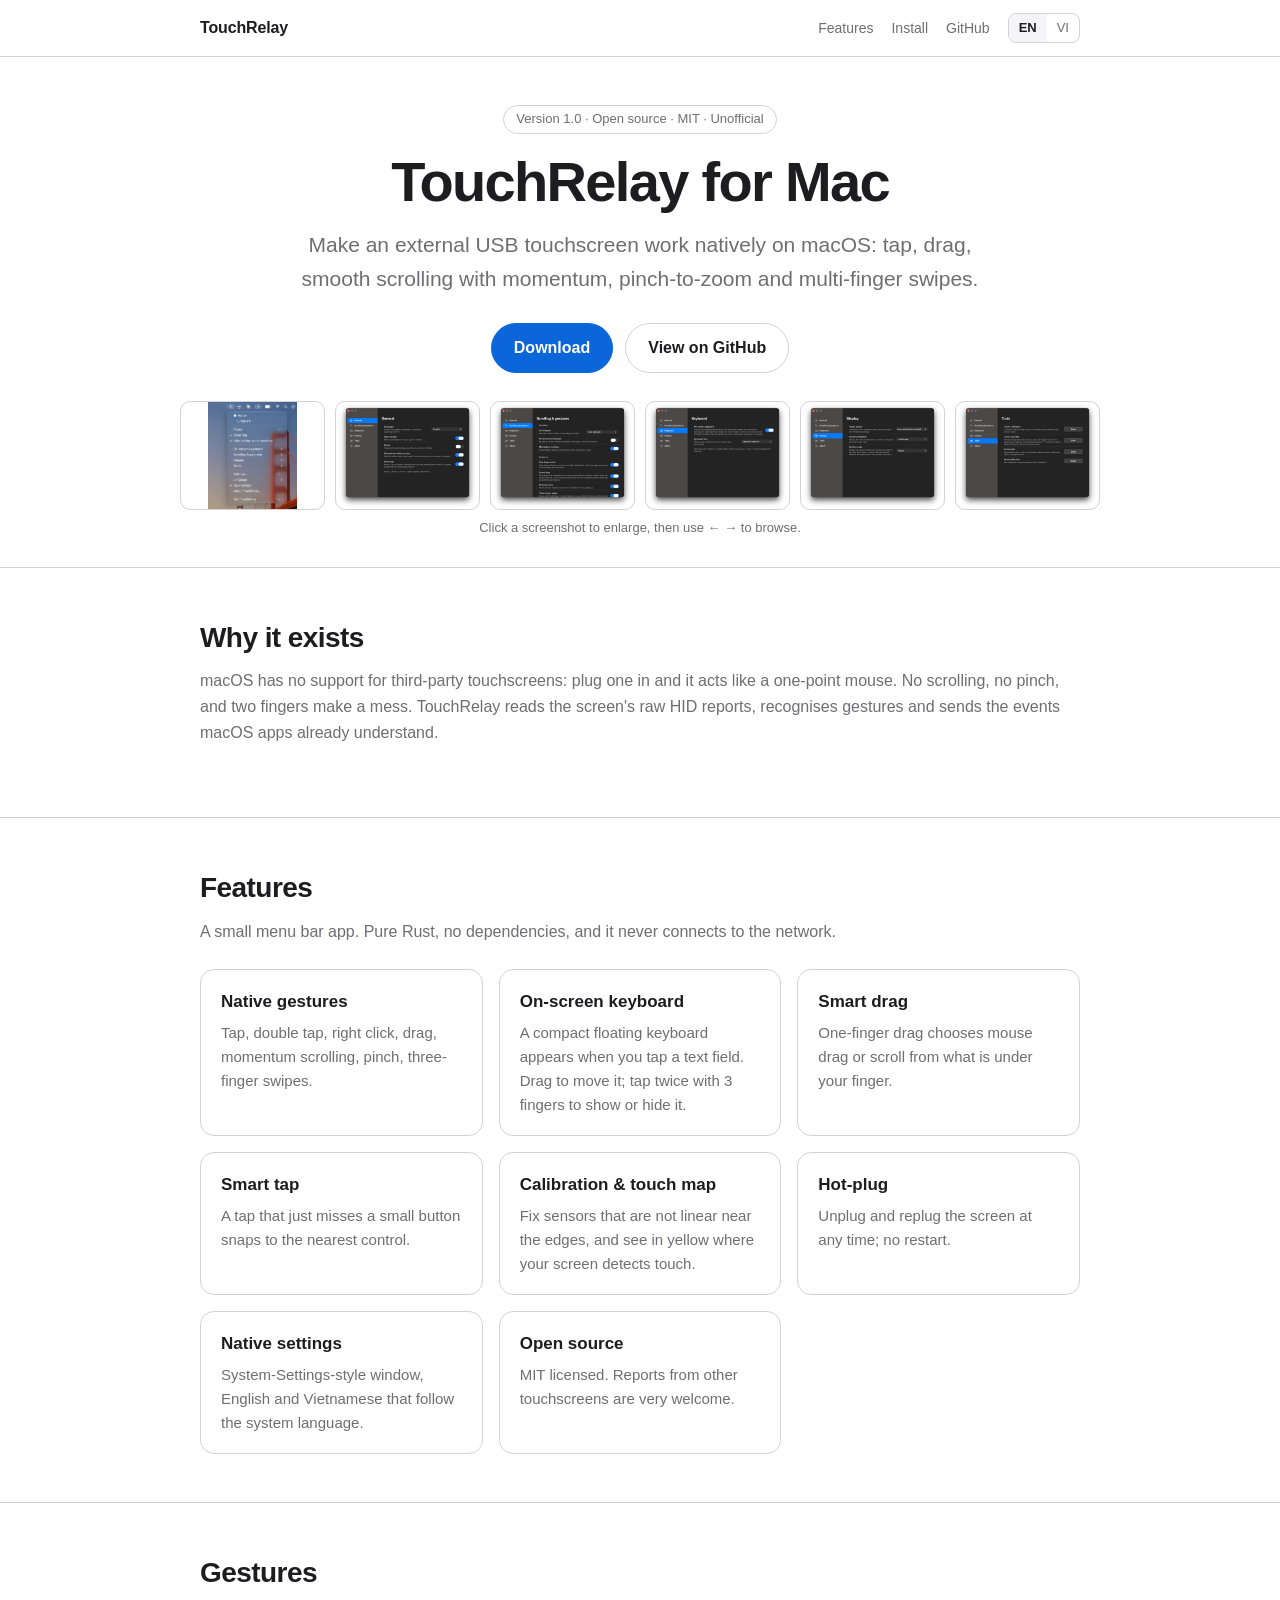
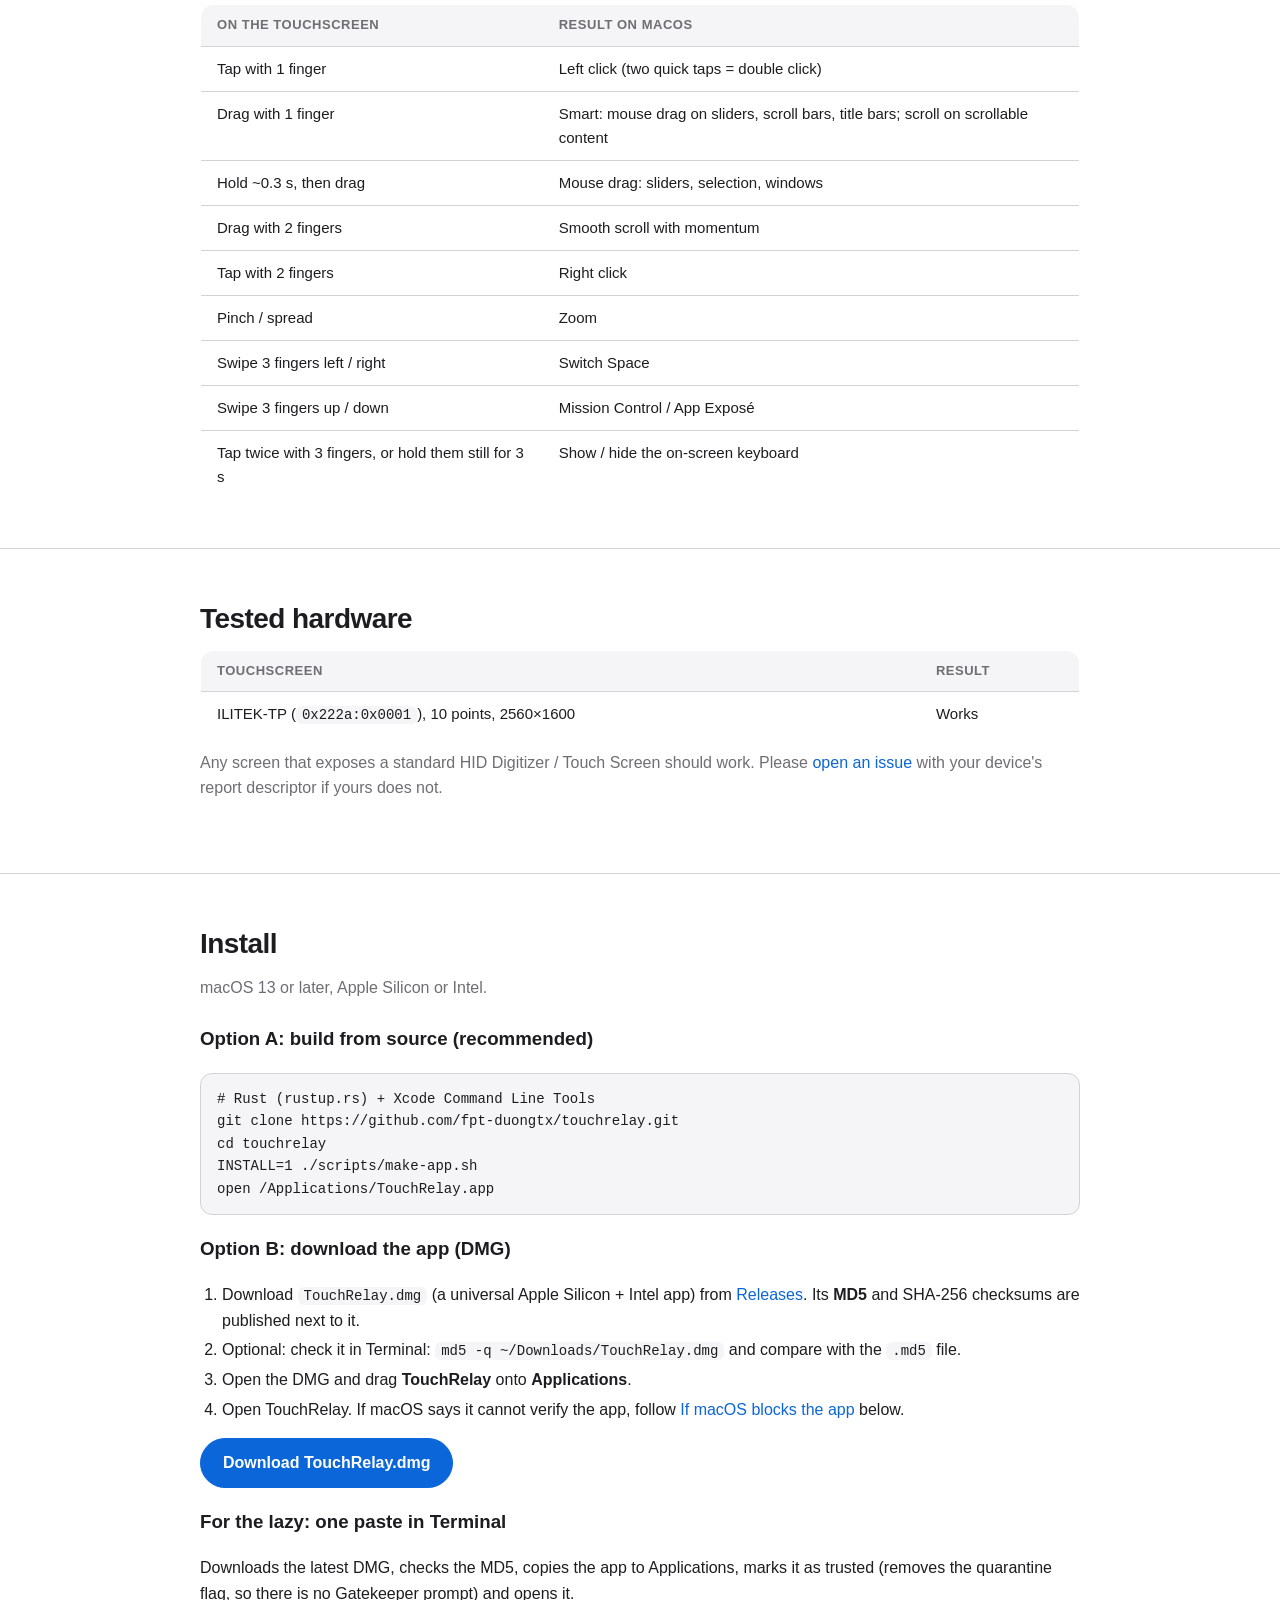
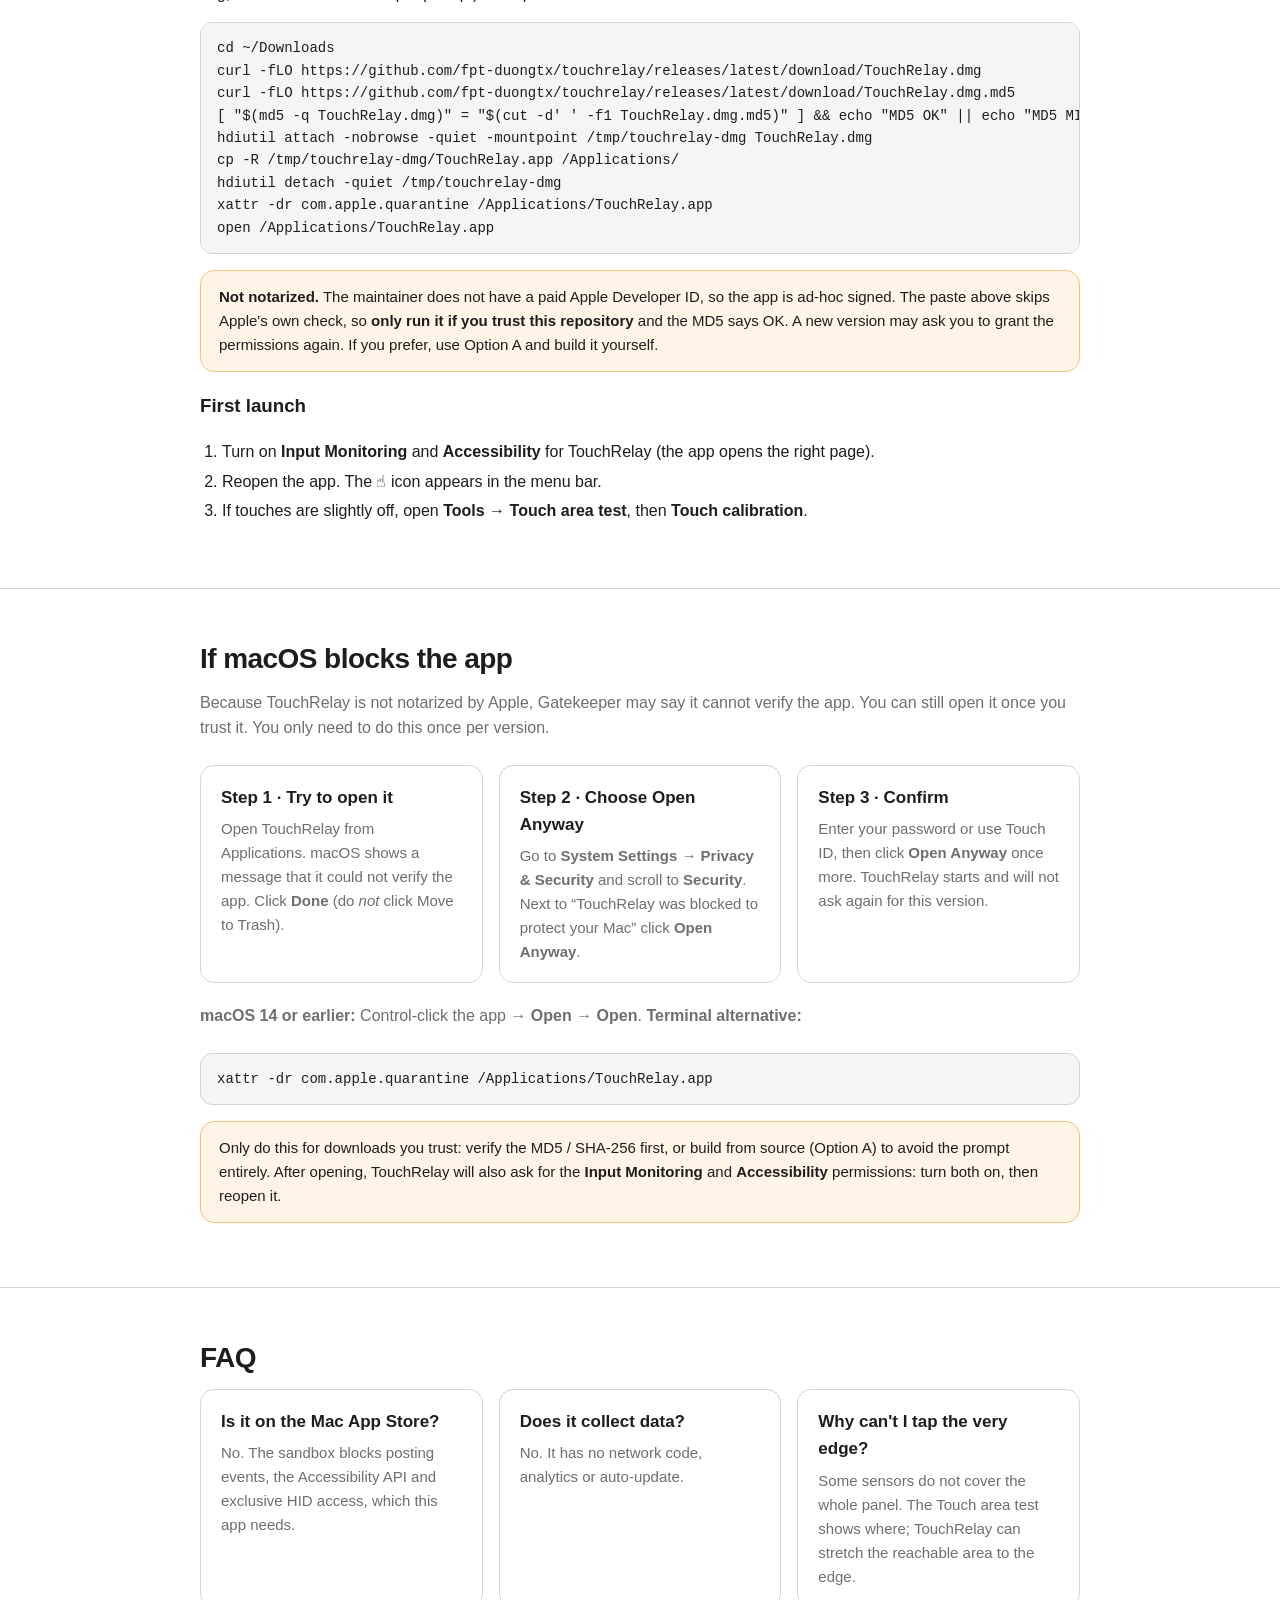
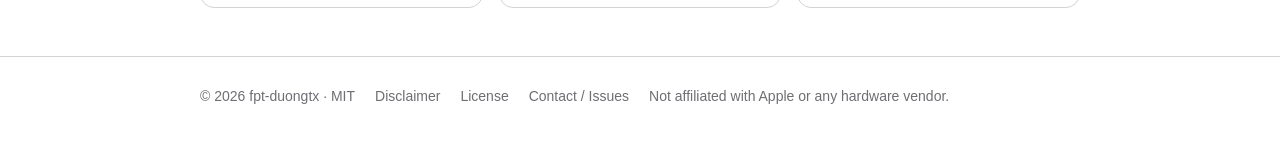
<file: docs/index.html>
<!doctype html>
<html lang="en">
<head>
  <meta charset="utf-8">
  <meta name="viewport" content="width=device-width, initial-scale=1">
  <title>TouchRelay for Mac</title>
  <meta name="description" content="Make an external USB touchscreen work natively on macOS: tap, drag, momentum scrolling, pinch and multi-finger swipes. Open source, pure Rust, no dependencies.">
  <meta property="og:title" content="TouchRelay for Mac">
  <meta property="og:description" content="Make an external USB touchscreen work natively on macOS.">
  <link rel="stylesheet" href="style.css">
  <script src="site.js" defer></script>
</head>
<body>
<header class="top">
  <div class="wrap">
    <a class="brand" href="./">TouchRelay</a>
    <nav>
      <a class="hide-sm" href="#features"><span class="en">Features</span><span class="vi">Tính năng</span></a>
      <a class="hide-sm" href="#install"><span class="en">Install</span><span class="vi">Cài đặt</span></a>
      <a href="https://github.com/fpt-duongtx/touchrelay">GitHub</a>
      <span class="lang" role="group" aria-label="Language">
        <button data-lang="en" aria-pressed="true">EN</button><button data-lang="vi" aria-pressed="false">VI</button>
      </span>
    </nav>
  </div>
</header>

<main>
  <div class="wrap hero">
    <span class="badge"><span class="en">Version 1.0 · Open source · MIT · Unofficial</span><span class="vi">Phiên bản 1.0 · Mã nguồn mở · MIT · Không chính thức</span></span>
    <h1>TouchRelay for Mac</h1>
    <p class="lead">
      <span class="en">Make an external USB touchscreen work natively on macOS: tap, drag, smooth scrolling with momentum, pinch-to-zoom and multi-finger swipes.</span>
      <span class="vi">Giúp màn hình cảm ứng USB rời hoạt động như native trên macOS: chạm, kéo, cuộn mượt có quán tính, pinch-zoom và vuốt nhiều ngón.</span>
    </p>
    <div class="cta">
      <a class="btn primary" href="https://github.com/fpt-duongtx/touchrelay/releases"><span class="en">Download</span><span class="vi">Tải về</span></a>
      <a class="btn" href="https://github.com/fpt-duongtx/touchrelay"><span class="en">View on GitHub</span><span class="vi">Xem trên GitHub</span></a>
    </div>
    <div class="shots" role="list" aria-label="Screenshots">
      <button class="shot" role="listitem" data-full="img/menu.jpg" data-en="Menu bar menu" data-vi="Menu trên thanh menu"><img src="img/menu-sm.jpg" loading="lazy" alt="TouchRelay menu bar menu"></button>
      <button class="shot" role="listitem" data-full="img/general.png" data-en="Settings: General" data-vi="Cài đặt: Chung"><img src="img/general-sm.png" loading="lazy" alt="Settings window, General page"></button>
      <button class="shot" role="listitem" data-full="img/scrolling.png" data-en="Settings: Scrolling &amp; gestures" data-vi="Cài đặt: Cuộn &amp; cử chỉ"><img src="img/scrolling-sm.png" loading="lazy" alt="Settings window, Scrolling and gestures page"></button>
      <button class="shot" role="listitem" data-full="img/keyboard.png" data-en="Settings: On-screen keyboard" data-vi="Cài đặt: Bàn phím ảo"><img src="img/keyboard-sm.png" loading="lazy" alt="Settings window, Keyboard page"></button>
      <button class="shot" role="listitem" data-full="img/display.png" data-en="Settings: Display" data-vi="Cài đặt: Màn hình"><img src="img/display-sm.png" loading="lazy" alt="Settings window, Display page"></button>
      <button class="shot" role="listitem" data-full="img/tools.png" data-en="Settings: Tools" data-vi="Cài đặt: Công cụ"><img src="img/tools-sm.png" loading="lazy" alt="Settings window, Tools page"></button>
    </div>
    <p class="shots-hint"><span class="en">Click a screenshot to enlarge, then use ← → to browse.</span><span class="vi">Bấm vào ảnh để phóng to, rồi dùng ← → để xem tiếp.</span></p>
  </div>

  <section id="why">
    <div class="wrap">
      <h2><span class="en">Why it exists</span><span class="vi">Vì sao cần</span></h2>
      <p class="sub">
        <span class="en">macOS has no support for third-party touchscreens: plug one in and it acts like a one-point mouse. No scrolling, no pinch, and two fingers make a mess. TouchRelay reads the screen's raw HID reports, recognises gestures and sends the events macOS apps already understand.</span>
        <span class="vi">macOS không hỗ trợ màn hình cảm ứng của bên thứ ba: cắm vào chỉ như một con chuột 1 điểm, không cuộn, không pinch, chạm 2 ngón thì loạn. TouchRelay đọc báo cáo HID thô của màn hình, nhận diện cử chỉ và gửi các sự kiện mà app macOS đã hiểu.</span>
      </p>
    </div>
  </section>

  <section id="features">
    <div class="wrap">
      <h2><span class="en">Features</span><span class="vi">Tính năng</span></h2>
      <p class="sub"><span class="en">A small menu bar app. Pure Rust, no dependencies, and it never connects to the network.</span><span class="vi">Một app nhỏ trên thanh menu. Rust thuần, không dependency, không bao giờ kết nối mạng.</span></p>
      <div class="grid">
        <div class="card"><h3><span class="en">Native gestures</span><span class="vi">Cử chỉ như native</span></h3>
          <p><span class="en">Tap, double tap, right click, drag, momentum scrolling, pinch, three-finger swipes.</span><span class="vi">Chạm, chạm đôi, click phải, kéo, cuộn quán tính, pinch, vuốt 3 ngón.</span></p></div>
        <div class="card"><h3><span class="en">On-screen keyboard</span><span class="vi">Bàn phím ảo</span></h3>
          <p><span class="en">A compact floating keyboard appears when you tap a text field. Drag to move it; tap twice with 3 fingers to show or hide it.</span><span class="vi">Bàn phím nổi gọn tự hiện khi chạm vào ô nhập. Kéo để di chuyển; chạm 2 lần bằng 3 ngón để hiện/ẩn.</span></p></div>
        <div class="card"><h3><span class="en">Smart drag</span><span class="vi">Kéo thông minh</span></h3>
          <p><span class="en">One-finger drag chooses mouse drag or scroll from what is under your finger.</span><span class="vi">Kéo 1 ngón tự chọn kéo chuột hay cuộn theo thứ nằm dưới ngón tay.</span></p></div>
        <div class="card"><h3><span class="en">Smart tap</span><span class="vi">Chạm thông minh</span></h3>
          <p><span class="en">A tap that just misses a small button snaps to the nearest control.</span><span class="vi">Chạm trượt một nút nhỏ sẽ tự hút vào điều khiển gần nhất.</span></p></div>
        <div class="card"><h3><span class="en">Calibration &amp; touch map</span><span class="vi">Hiệu chỉnh &amp; bản đồ chạm</span></h3>
          <p><span class="en">Fix sensors that are not linear near the edges, and see in yellow where your screen detects touch.</span><span class="vi">Sửa cảm biến không tuyến tính ở mép, và xem màu vàng nơi màn hình nhận chạm.</span></p></div>
        <div class="card"><h3><span class="en">Hot-plug</span><span class="vi">Cắm/rút nóng</span></h3>
          <p><span class="en">Unplug and replug the screen at any time; no restart.</span><span class="vi">Cắm hoặc rút màn hình lúc nào cũng được, không cần mở lại app.</span></p></div>
        <div class="card"><h3><span class="en">Native settings</span><span class="vi">Cài đặt native</span></h3>
          <p><span class="en">System-Settings-style window, English and Vietnamese that follow the system language.</span><span class="vi">Cửa sổ kiểu System Settings, tiếng Anh và tiếng Việt theo ngôn ngữ hệ thống.</span></p></div>
        <div class="card"><h3><span class="en">Open source</span><span class="vi">Mã nguồn mở</span></h3>
          <p><span class="en">MIT licensed. Reports from other touchscreens are very welcome.</span><span class="vi">Giấy phép MIT. Rất mong báo cáo từ các màn hình cảm ứng khác.</span></p></div>
      </div>
    </div>
  </section>

  <section id="gestures">
    <div class="wrap">
      <h2><span class="en">Gestures</span><span class="vi">Cử chỉ</span></h2>
      <table>
        <thead><tr><th><span class="en">On the touchscreen</span><span class="vi">Trên màn hình cảm ứng</span></th><th><span class="en">Result on macOS</span><span class="vi">Kết quả trên macOS</span></th></tr></thead>
        <tbody>
          <tr><td><span class="en">Tap with 1 finger</span><span class="vi">Chạm 1 ngón</span></td><td><span class="en">Left click (two quick taps = double click)</span><span class="vi">Click trái (chạm nhanh 2 lần = double-click)</span></td></tr>
          <tr><td><span class="en">Drag with 1 finger</span><span class="vi">Kéo 1 ngón</span></td><td><span class="en">Smart: mouse drag on sliders, scroll bars, title bars; scroll on scrollable content</span><span class="vi">Thông minh: kéo chuột trên thanh trượt, thanh cuộn, thanh tiêu đề; cuộn trên nội dung cuộn được</span></td></tr>
          <tr><td><span class="en">Hold ~0.3 s, then drag</span><span class="vi">Giữ yên ~0.3s rồi kéo</span></td><td><span class="en">Mouse drag: sliders, selection, windows</span><span class="vi">Kéo chuột: thanh trượt, chọn chữ, cửa sổ</span></td></tr>
          <tr><td><span class="en">Drag with 2 fingers</span><span class="vi">Kéo 2 ngón</span></td><td><span class="en">Smooth scroll with momentum</span><span class="vi">Cuộn mượt có quán tính</span></td></tr>
          <tr><td><span class="en">Tap with 2 fingers</span><span class="vi">Chạm 2 ngón</span></td><td><span class="en">Right click</span><span class="vi">Click phải</span></td></tr>
          <tr><td><span class="en">Pinch / spread</span><span class="vi">Chụm / xoè</span></td><td><span class="en">Zoom</span><span class="vi">Zoom</span></td></tr>
          <tr><td><span class="en">Swipe 3 fingers left / right</span><span class="vi">Vuốt 3 ngón trái / phải</span></td><td><span class="en">Switch Space</span><span class="vi">Chuyển Space</span></td></tr>
          <tr><td><span class="en">Swipe 3 fingers up / down</span><span class="vi">Vuốt 3 ngón lên / xuống</span></td><td><span class="en">Mission Control / App Exposé</span><span class="vi">Mission Control / App Exposé</span></td></tr>
          <tr><td><span class="en">Tap twice with 3 fingers, or hold them still for 3 s</span><span class="vi">Chạm 2 lần bằng 3 ngón, hoặc giữ yên 3 ngón 3 giây</span></td><td><span class="en">Show / hide the on-screen keyboard</span><span class="vi">Hiện / ẩn bàn phím ảo</span></td></tr>
        </tbody>
      </table>
    </div>
  </section>

  <section id="hardware">
    <div class="wrap">
      <h2><span class="en">Tested hardware</span><span class="vi">Phần cứng đã thử</span></h2>
      <table>
        <thead><tr><th><span class="en">Touchscreen</span><span class="vi">Màn hình cảm ứng</span></th><th><span class="en">Result</span><span class="vi">Kết quả</span></th></tr></thead>
        <tbody><tr><td>ILITEK-TP (<code>0x222a:0x0001</code>), 10 points, 2560×1600</td><td><span class="en">Works</span><span class="vi">Hoạt động</span></td></tr></tbody>
      </table>
      <p class="sub" style="margin-top:12px">
        <span class="en">Any screen that exposes a standard HID Digitizer / Touch Screen should work. Please <a href="https://github.com/fpt-duongtx/touchrelay/issues">open an issue</a> with your device's report descriptor if yours does not.</span>
        <span class="vi">Mọi màn hình dùng chuẩn HID Digitizer / Touch Screen đều nên chạy. Nếu màn hình của bạn không chạy, hãy <a href="https://github.com/fpt-duongtx/touchrelay/issues">mở issue</a> kèm report descriptor của thiết bị.</span>
      </p>
    </div>
  </section>

  <section id="install">
    <div class="wrap">
      <h2><span class="en">Install</span><span class="vi">Cài đặt</span></h2>
      <p class="sub"><span class="en">macOS 13 or later, Apple Silicon or Intel.</span><span class="vi">macOS 13 trở lên, Apple Silicon hoặc Intel.</span></p>

      <h3><span class="en">Option A: build from source (recommended)</span><span class="vi">Cách A: tự build từ mã nguồn (khuyên dùng)</span></h3>
<pre><code># Rust (rustup.rs) + Xcode Command Line Tools
git clone https://github.com/fpt-duongtx/touchrelay.git
cd touchrelay
INSTALL=1 ./scripts/make-app.sh
open /Applications/TouchRelay.app</code></pre>

      <h3><span class="en">Option B: download the app (DMG)</span><span class="vi">Cách B: tải app (DMG)</span></h3>
      <ol>
        <li><span class="en">Download <code>TouchRelay.dmg</code> (a universal Apple Silicon + Intel app) from <a href="https://github.com/fpt-duongtx/touchrelay/releases/latest">Releases</a>. Its <strong>MD5</strong> and SHA-256 checksums are published next to it.</span><span class="vi">Tải <code>TouchRelay.dmg</code> (app universal Apple Silicon + Intel) ở trang <a href="https://github.com/fpt-duongtx/touchrelay/releases/latest">Releases</a>. Mã <strong>MD5</strong> và SHA-256 được đăng ngay cạnh file.</span></li>
        <li><span class="en">Optional: check it in Terminal: <code>md5 -q ~/Downloads/TouchRelay.dmg</code> and compare with the <code>.md5</code> file.</span><span class="vi">Tuỳ chọn: kiểm tra trong Terminal: <code>md5 -q ~/Downloads/TouchRelay.dmg</code> rồi so với file <code>.md5</code>.</span></li>
        <li><span class="en">Open the DMG and drag <strong>TouchRelay</strong> onto <strong>Applications</strong>.</span><span class="vi">Mở file DMG và kéo <strong>TouchRelay</strong> vào <strong>Applications</strong>.</span></li>
        <li><span class="en">Open TouchRelay. If macOS says it cannot verify the app, follow <a href="#gatekeeper">If macOS blocks the app</a> below.</span><span class="vi">Mở TouchRelay. Nếu macOS báo không xác minh được app, làm theo mục <a href="#gatekeeper">Nếu macOS chặn app</a> bên dưới.</span></li>
      </ol>
      <p><a class="btn primary" href="https://github.com/fpt-duongtx/touchrelay/releases/latest"><span class="en">Download TouchRelay.dmg</span><span class="vi">Tải TouchRelay.dmg</span></a></p>

      <h3><span class="en">For the lazy: one paste in Terminal</span><span class="vi">Cho ai lười: dán một lần vào Terminal</span></h3>
      <p>
        <span class="en">Downloads the latest DMG, checks the MD5, copies the app to Applications, marks it as trusted (removes the quarantine flag, so there is no Gatekeeper prompt) and opens it.</span>
        <span class="vi">Tải DMG mới nhất, kiểm tra MD5, chép app vào Applications, đánh dấu tin cậy (gỡ cờ quarantine nên không bị Gatekeeper hỏi) rồi mở app.</span>
      </p>
<pre><code>cd ~/Downloads
curl -fLO https://github.com/fpt-duongtx/touchrelay/releases/latest/download/TouchRelay.dmg
curl -fLO https://github.com/fpt-duongtx/touchrelay/releases/latest/download/TouchRelay.dmg.md5
[ "$(md5 -q TouchRelay.dmg)" = "$(cut -d' ' -f1 TouchRelay.dmg.md5)" ] &amp;&amp; echo "MD5 OK" || echo "MD5 MISMATCH - stop here"
hdiutil attach -nobrowse -quiet -mountpoint /tmp/touchrelay-dmg TouchRelay.dmg
cp -R /tmp/touchrelay-dmg/TouchRelay.app /Applications/
hdiutil detach -quiet /tmp/touchrelay-dmg
xattr -dr com.apple.quarantine /Applications/TouchRelay.app
open /Applications/TouchRelay.app</code></pre>
      <div class="note">
        <span class="en"><strong>Not notarized.</strong> The maintainer does not have a paid Apple Developer ID, so the app is ad-hoc signed. The paste above skips Apple's own check, so <strong>only run it if you trust this repository</strong> and the MD5 says OK. A new version may ask you to grant the permissions again. If you prefer, use Option A and build it yourself.</span>
        <span class="vi"><strong>Chưa notarize.</strong> Người duy trì không có Apple Developer ID trả phí nên app chỉ ký ad-hoc. Đoạn lệnh trên bỏ qua bước kiểm tra của Apple, nên <strong>chỉ chạy khi bạn tin repository này</strong> và MD5 báo OK. Phiên bản mới có thể yêu cầu cấp lại quyền. Nếu muốn chắc chắn, hãy dùng cách A để tự build.</span>
      </div>

      <h3><span class="en">First launch</span><span class="vi">Lần đầu mở</span></h3>
      <ol>
        <li><span class="en">Turn on <strong>Input Monitoring</strong> and <strong>Accessibility</strong> for TouchRelay (the app opens the right page).</span><span class="vi">Bật <strong>Input Monitoring</strong> và <strong>Accessibility</strong> cho TouchRelay (app tự mở đúng trang).</span></li>
        <li><span class="en">Reopen the app. The ☝︎ icon appears in the menu bar.</span><span class="vi">Mở lại app. Icon ☝︎ hiện trên thanh menu.</span></li>
        <li><span class="en">If touches are slightly off, open <strong>Tools → Touch area test</strong>, then <strong>Touch calibration</strong>.</span><span class="vi">Nếu chạm hơi lệch, mở <strong>Công cụ → Kiểm tra vùng chạm</strong>, rồi <strong>Hiệu chỉnh vị trí chạm</strong>.</span></li>
      </ol>
    </div>
  </section>

  <section id="gatekeeper">
    <div class="wrap">
      <h2><span class="en">If macOS blocks the app</span><span class="vi">Nếu macOS chặn app</span></h2>
      <p class="sub"><span class="en">Because TouchRelay is not notarized by Apple, Gatekeeper may say it cannot verify the app. You can still open it once you trust it. You only need to do this once per version.</span><span class="vi">Vì TouchRelay chưa được Apple notarize, Gatekeeper có thể báo không xác minh được app. Bạn vẫn mở được khi đã tin nguồn tải. Chỉ cần làm một lần cho mỗi phiên bản.</span></p>
      <div class="grid">
        <div class="card"><h3><span class="en">Step 1 · Try to open it</span><span class="vi">Bước 1 · Thử mở app</span></h3>
          <p><span class="en">Open TouchRelay from Applications. macOS shows a message that it could not verify the app. Click <strong>Done</strong> (do <em>not</em> click Move to Trash).</span><span class="vi">Mở TouchRelay trong Applications. macOS hiện thông báo không xác minh được app. Bấm <strong>Done</strong> (<em>đừng</em> bấm Move to Trash).</span></p></div>
        <div class="card"><h3><span class="en">Step 2 · Choose Open Anyway</span><span class="vi">Bước 2 · Chọn Open Anyway</span></h3>
          <p><span class="en">Go to <strong> System Settings → Privacy &amp; Security</strong> and scroll to <strong>Security</strong>. Next to “TouchRelay was blocked to protect your Mac” click <strong>Open Anyway</strong>.</span><span class="vi">Vào <strong>System Settings → Privacy &amp; Security</strong>, cuộn xuống mục <strong>Security</strong>. Cạnh dòng “TouchRelay was blocked to protect your Mac” bấm <strong>Open Anyway</strong> (tên nút theo ngôn ngữ hệ thống).</span></p></div>
        <div class="card"><h3><span class="en">Step 3 · Confirm</span><span class="vi">Bước 3 · Xác nhận</span></h3>
          <p><span class="en">Enter your password or use Touch ID, then click <strong>Open Anyway</strong> once more. TouchRelay starts and will not ask again for this version.</span><span class="vi">Nhập mật khẩu hoặc dùng Touch ID, rồi bấm <strong>Open Anyway</strong> thêm lần nữa. TouchRelay sẽ mở và không hỏi lại với phiên bản này.</span></p></div>
      </div>
      <p class="sub" style="margin-top:20px">
        <span class="en"><strong>macOS 14 or earlier:</strong> Control-click the app → <strong>Open</strong> → <strong>Open</strong>. <strong>Terminal alternative:</strong></span>
        <span class="vi"><strong>macOS 14 trở xuống:</strong> Control-click vào app → <strong>Open</strong> → <strong>Open</strong>. <strong>Hoặc dùng Terminal:</strong></span>
      </p>
<pre><code>xattr -dr com.apple.quarantine /Applications/TouchRelay.app</code></pre>
      <div class="note">
        <span class="en">Only do this for downloads you trust: verify the MD5 / SHA-256 first, or build from source (Option A) to avoid the prompt entirely. After opening, TouchRelay will also ask for the <strong>Input Monitoring</strong> and <strong>Accessibility</strong> permissions: turn both on, then reopen it.</span>
        <span class="vi">Chỉ làm vậy với file bạn tin: hãy kiểm tra MD5 / SHA-256 trước, hoặc tự build từ mã nguồn (cách A) để không bị hỏi. Sau khi mở, TouchRelay còn xin hai quyền <strong>Input Monitoring</strong> và <strong>Accessibility</strong>: bật cả hai rồi mở lại app.</span>
      </div>
    </div>
  </section>

  <section id="faq">
    <div class="wrap">
      <h2>FAQ</h2>
      <div class="grid">
        <div class="card"><h3><span class="en">Is it on the Mac App Store?</span><span class="vi">Có trên Mac App Store không?</span></h3>
          <p><span class="en">No. The sandbox blocks posting events, the Accessibility API and exclusive HID access, which this app needs.</span><span class="vi">Không. Sandbox chặn phát sự kiện, Accessibility API và chiếm độc quyền HID, những thứ app cần.</span></p></div>
        <div class="card"><h3><span class="en">Does it collect data?</span><span class="vi">Có thu thập dữ liệu không?</span></h3>
          <p><span class="en">No. It has no network code, analytics or auto-update.</span><span class="vi">Không. App không có mã mạng, phân tích hay tự cập nhật.</span></p></div>
        <div class="card"><h3><span class="en">Why can't I tap the very edge?</span><span class="vi">Vì sao không chạm được sát mép?</span></h3>
          <p><span class="en">Some sensors do not cover the whole panel. The Touch area test shows where; TouchRelay can stretch the reachable area to the edge.</span><span class="vi">Một số cảm biến không phủ hết tấm nền. Kiểm tra vùng chạm cho thấy chỗ nào; TouchRelay có thể kéo vùng chạm được ra tới mép.</span></p></div>
      </div>
    </div>
  </section>
</main>

<footer>
  <div class="wrap">
    <span>© 2026 fpt-duongtx · MIT</span>
    <a href="disclaimer.html"><span class="en">Disclaimer</span><span class="vi">Miễn trừ trách nhiệm</span></a>
    <a href="https://github.com/fpt-duongtx/touchrelay/blob/main/LICENSE">License</a>
    <a href="https://github.com/fpt-duongtx/touchrelay/issues"><span class="en">Contact / Issues</span><span class="vi">Liên hệ / Issues</span></a>
    <span><span class="en">Not affiliated with Apple or any hardware vendor.</span><span class="vi">Không liên kết với Apple hay hãng phần cứng nào.</span></span>
  </div>
</footer>
<dialog id="lightbox" aria-label="Screenshot">
  <figure>
    <img id="lightbox-img" alt="">
    <figcaption><span id="lightbox-cap"></span> <span id="lightbox-count"></span></figcaption>
  </figure>
  <button id="lightbox-close" aria-label="Close">×</button>
  <button id="lightbox-prev" class="lb-nav" aria-label="Previous">‹</button>
  <button id="lightbox-next" class="lb-nav" aria-label="Next">›</button>
</dialog>
</body>
</html>
</file>
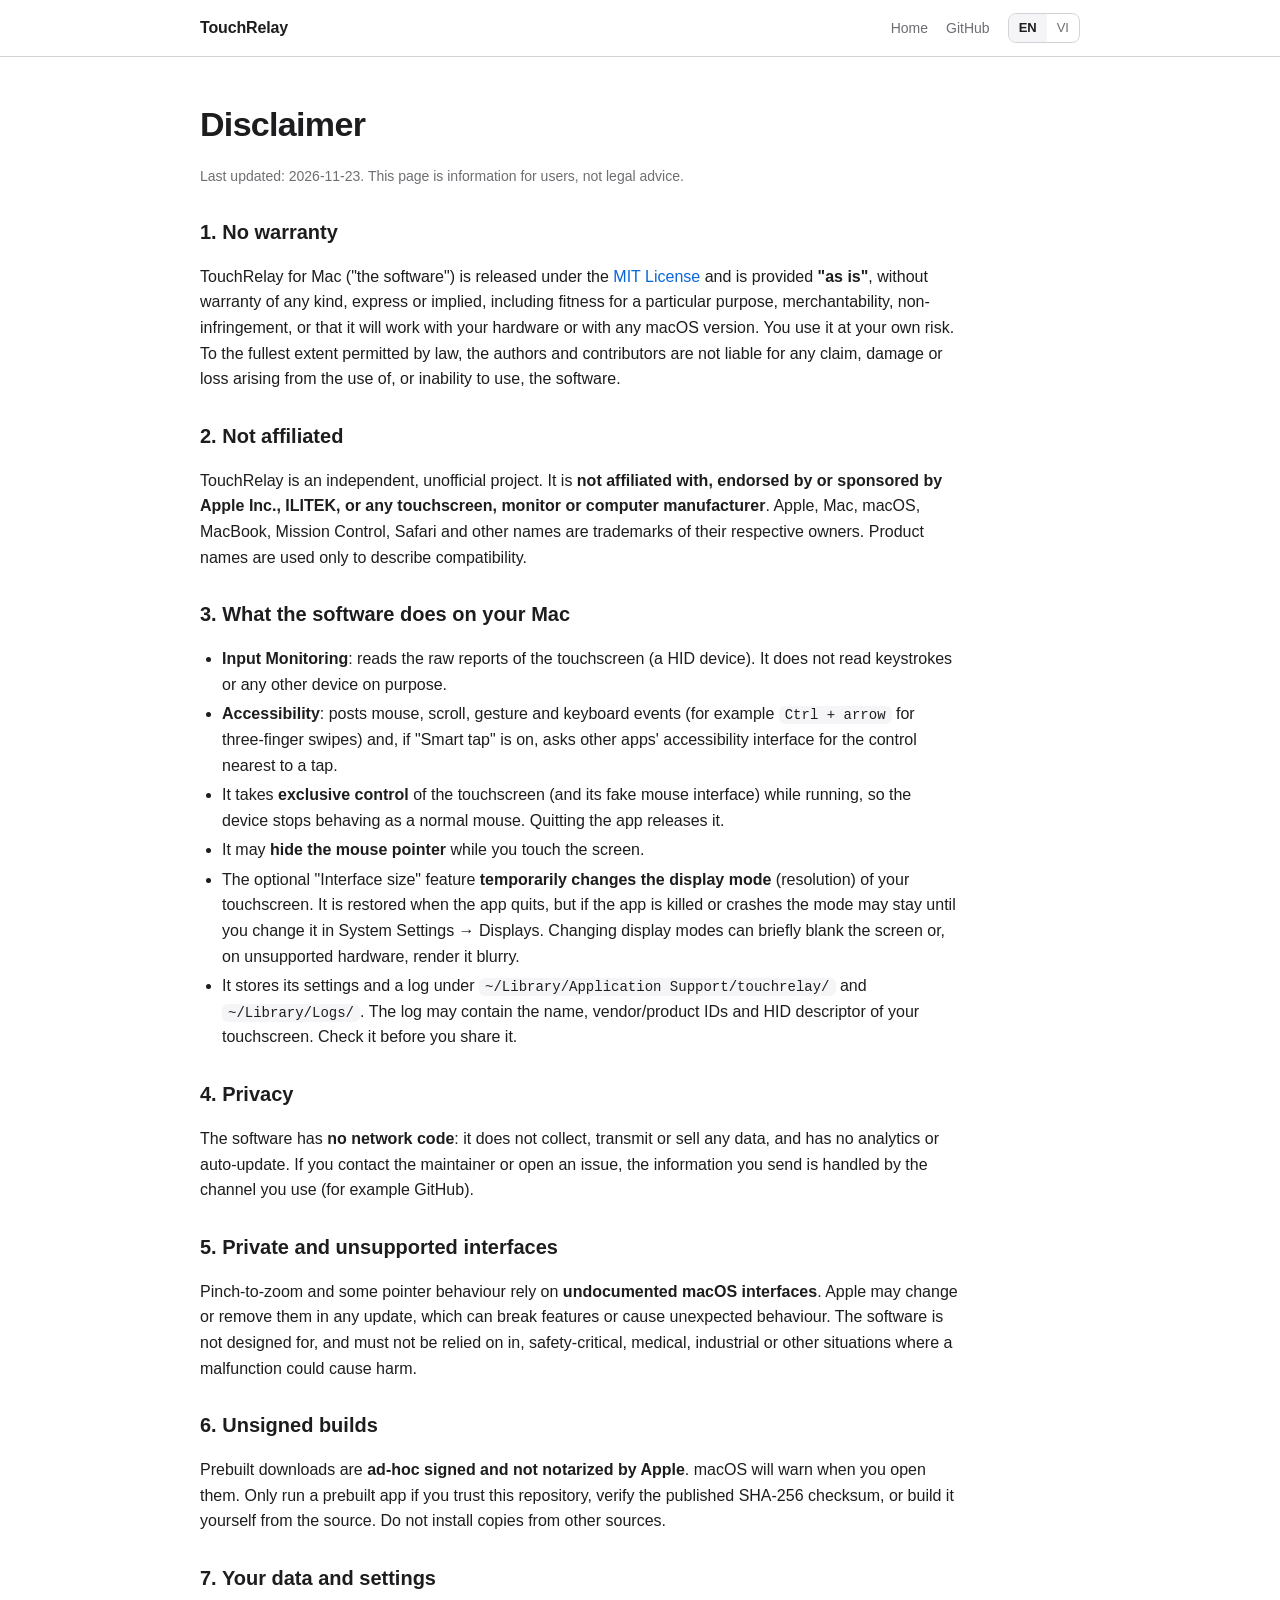
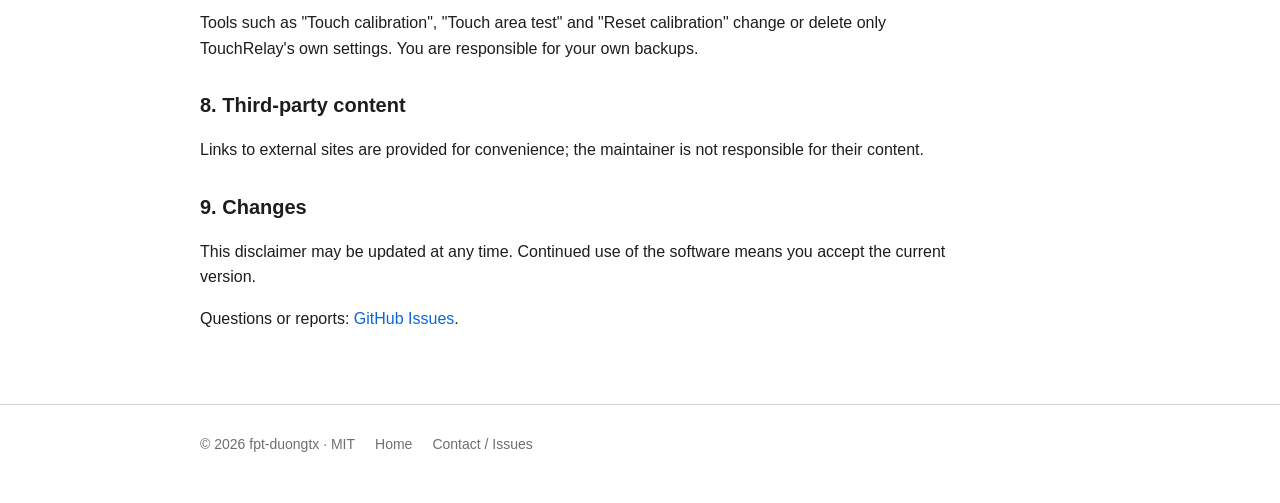
<file: docs/disclaimer.html>
<!doctype html>
<html lang="en">
<head>
  <meta charset="utf-8">
  <meta name="viewport" content="width=device-width, initial-scale=1">
  <title>Disclaimer · TouchRelay for Mac</title>
  <meta name="description" content="Disclaimer and terms of use for TouchRelay for Mac.">
  <link rel="stylesheet" href="style.css">
  <script src="site.js" defer></script>
</head>
<body>
<header class="top">
  <div class="wrap">
    <a class="brand" href="./">TouchRelay</a>
    <nav>
      <a href="./"><span class="en">Home</span><span class="vi">Trang chủ</span></a>
      <a href="https://github.com/fpt-duongtx/touchrelay">GitHub</a>
      <span class="lang" role="group" aria-label="Language">
        <button data-lang="en" aria-pressed="true">EN</button><button data-lang="vi" aria-pressed="false">VI</button>
      </span>
    </nav>
  </div>
</header>

<main class="wrap">
<article>
  <h1><span class="en">Disclaimer</span><span class="vi">Miễn trừ trách nhiệm</span></h1>
  <p class="meta"><span class="en">Last updated: 2026-11-23. This page is information for users, not legal advice.</span><span class="vi">Cập nhật lần cuối: 23/11/2026. Trang này là thông tin cho người dùng, không phải tư vấn pháp lý.</span></p>

  <div class="en">
    <h2>1. No warranty</h2>
    <p>TouchRelay for Mac ("the software") is released under the <a href="https://github.com/fpt-duongtx/touchrelay/blob/main/LICENSE">MIT License</a> and is provided <strong>"as is"</strong>, without warranty of any kind, express or implied, including fitness for a particular purpose, merchantability, non-infringement, or that it will work with your hardware or with any macOS version. You use it at your own risk. To the fullest extent permitted by law, the authors and contributors are not liable for any claim, damage or loss arising from the use of, or inability to use, the software.</p>

    <h2>2. Not affiliated</h2>
    <p>TouchRelay is an independent, unofficial project. It is <strong>not affiliated with, endorsed by or sponsored by Apple Inc., ILITEK, or any touchscreen, monitor or computer manufacturer</strong>. Apple, Mac, macOS, MacBook, Mission Control, Safari and other names are trademarks of their respective owners. Product names are used only to describe compatibility.</p>

    <h2>3. What the software does on your Mac</h2>
    <ul>
      <li><strong>Input Monitoring</strong>: reads the raw reports of the touchscreen (a HID device). It does not read keystrokes or any other device on purpose.</li>
      <li><strong>Accessibility</strong>: posts mouse, scroll, gesture and keyboard events (for example <code>Ctrl + arrow</code> for three-finger swipes) and, if "Smart tap" is on, asks other apps' accessibility interface for the control nearest to a tap.</li>
      <li>It takes <strong>exclusive control</strong> of the touchscreen (and its fake mouse interface) while running, so the device stops behaving as a normal mouse. Quitting the app releases it.</li>
      <li>It may <strong>hide the mouse pointer</strong> while you touch the screen.</li>
      <li>The optional "Interface size" feature <strong>temporarily changes the display mode</strong> (resolution) of your touchscreen. It is restored when the app quits, but if the app is killed or crashes the mode may stay until you change it in System Settings → Displays. Changing display modes can briefly blank the screen or, on unsupported hardware, render it blurry.</li>
      <li>It stores its settings and a log under <code>~/Library/Application Support/touchrelay/</code> and <code>~/Library/Logs/</code>. The log may contain the name, vendor/product IDs and HID descriptor of your touchscreen. Check it before you share it.</li>
    </ul>

    <h2>4. Privacy</h2>
    <p>The software has <strong>no network code</strong>: it does not collect, transmit or sell any data, and has no analytics or auto-update. If you contact the maintainer or open an issue, the information you send is handled by the channel you use (for example GitHub).</p>

    <h2>5. Private and unsupported interfaces</h2>
    <p>Pinch-to-zoom and some pointer behaviour rely on <strong>undocumented macOS interfaces</strong>. Apple may change or remove them in any update, which can break features or cause unexpected behaviour. The software is not designed for, and must not be relied on in, safety-critical, medical, industrial or other situations where a malfunction could cause harm.</p>

    <h2>6. Unsigned builds</h2>
    <p>Prebuilt downloads are <strong>ad-hoc signed and not notarized by Apple</strong>. macOS will warn when you open them. Only run a prebuilt app if you trust this repository, verify the published SHA-256 checksum, or build it yourself from the source. Do not install copies from other sources.</p>

    <h2>7. Your data and settings</h2>
    <p>Tools such as "Touch calibration", "Touch area test" and "Reset calibration" change or delete only TouchRelay's own settings. You are responsible for your own backups.</p>

    <h2>8. Third-party content</h2>
    <p>Links to external sites are provided for convenience; the maintainer is not responsible for their content.</p>

    <h2>9. Changes</h2>
    <p>This disclaimer may be updated at any time. Continued use of the software means you accept the current version.</p>

    <p>Questions or reports: <a href="https://github.com/fpt-duongtx/touchrelay/issues">GitHub Issues</a>.</p>
  </div>

  <div class="vi">
    <h2>1. Không bảo hành</h2>
    <p>TouchRelay for Mac ("phần mềm") được phát hành theo <a href="https://github.com/fpt-duongtx/touchrelay/blob/main/LICENSE">giấy phép MIT</a> và được cung cấp <strong>"nguyên trạng"</strong>, không có bất kỳ bảo đảm nào, rõ ràng hay ngầm định, gồm cả việc phù hợp cho một mục đích cụ thể, khả năng thương mại, không vi phạm quyền, hoặc việc phần mềm sẽ chạy với phần cứng hay phiên bản macOS của bạn. Bạn tự chịu rủi ro khi sử dụng. Trong phạm vi pháp luật cho phép, tác giả và người đóng góp không chịu trách nhiệm về bất kỳ khiếu nại, thiệt hại hay mất mát nào phát sinh từ việc dùng hoặc không dùng được phần mềm.</p>

    <h2>2. Không liên kết</h2>
    <p>TouchRelay là dự án độc lập, không chính thức. <strong>Không liên kết, không được bảo trợ hay xác nhận bởi Apple Inc., ILITEK hay bất kỳ nhà sản xuất màn hình cảm ứng, màn hình hoặc máy tính nào.</strong> Apple, Mac, macOS, MacBook, Mission Control, Safari và các tên khác là nhãn hiệu của chủ sở hữu tương ứng. Tên sản phẩm chỉ dùng để mô tả khả năng tương thích.</p>

    <h2>3. Phần mềm làm gì trên máy của bạn</h2>
    <ul>
      <li><strong>Input Monitoring</strong>: đọc báo cáo thô của màn hình cảm ứng (một thiết bị HID). Phần mềm không chủ ý đọc phím gõ hay thiết bị nào khác.</li>
      <li><strong>Accessibility</strong>: phát sự kiện chuột, cuộn, cử chỉ và bàn phím (ví dụ <code>Ctrl + mũi tên</code> cho vuốt 3 ngón), và nếu bật "Chạm thông minh" thì hỏi giao diện trợ năng của app khác để tìm điều khiển gần điểm chạm nhất.</li>
      <li>Khi chạy, nó <strong>chiếm quyền điều khiển độc quyền</strong> màn hình cảm ứng (và giao diện chuột giả lập của nó), nên thiết bị không còn hoạt động như chuột thông thường. Thoát app là nhả ra.</li>
      <li>Nó có thể <strong>ẩn con trỏ chuột</strong> khi bạn chạm vào màn hình.</li>
      <li>Tính năng tuỳ chọn "Cỡ giao diện" <strong>tạm đổi chế độ hiển thị</strong> (độ phân giải) của màn hình cảm ứng. Chế độ này được khôi phục khi thoát app, nhưng nếu app bị tắt đột ngột hoặc lỗi, chế độ có thể giữ nguyên cho đến khi bạn đổi lại ở System Settings → Displays. Đổi chế độ hiển thị có thể làm màn hình tối tạm thời, hoặc bị mờ trên phần cứng không hỗ trợ.</li>
      <li>Phần mềm lưu cài đặt và log trong <code>~/Library/Application Support/touchrelay/</code> và <code>~/Library/Logs/</code>. Log có thể chứa tên, mã nhà sản xuất/sản phẩm và HID descriptor của màn hình cảm ứng; hãy kiểm tra trước khi chia sẻ.</li>
    </ul>

    <h2>4. Quyền riêng tư</h2>
    <p>Phần mềm <strong>không có mã kết nối mạng</strong>: không thu thập, gửi hay bán dữ liệu, không có phân tích hay tự cập nhật. Khi bạn liên hệ hoặc mở issue, thông tin bạn gửi do kênh bạn dùng xử lý (ví dụ GitHub).</p>

    <h2>5. Giao diện riêng, không được hỗ trợ</h2>
    <p>Pinch-zoom và một số hành vi con trỏ dựa trên <strong>giao diện macOS không có tài liệu</strong>. Apple có thể đổi hoặc gỡ chúng trong bất kỳ bản cập nhật nào, làm tính năng hỏng hoặc hoạt động bất ngờ. Phần mềm không được thiết kế cho, và không nên dựa vào trong, các tình huống đòi hỏi an toàn, y tế, công nghiệp hay nơi sự cố có thể gây hại.</p>

    <h2>6. Bản build chưa ký</h2>
    <p>Các bản tải sẵn được <strong>ký ad-hoc và chưa được Apple notarize</strong>; macOS sẽ cảnh báo khi mở. Chỉ chạy bản tải sẵn nếu bạn tin repository này, đã kiểm tra mã SHA-256 được công bố, hoặc tự build từ mã nguồn. Không cài các bản sao từ nguồn khác.</p>

    <h2>7. Dữ liệu và cài đặt của bạn</h2>
    <p>Các công cụ như "Hiệu chỉnh vị trí chạm", "Kiểm tra vùng chạm" và "Đặt lại hiệu chỉnh" chỉ thay đổi hoặc xoá cài đặt của chính TouchRelay. Bạn tự chịu trách nhiệm sao lưu dữ liệu của mình.</p>

    <h2>8. Nội dung bên thứ ba</h2>
    <p>Liên kết đến trang ngoài chỉ để thuận tiện; người duy trì không chịu trách nhiệm về nội dung của các trang đó.</p>

    <h2>9. Thay đổi</h2>
    <p>Miễn trừ này có thể được cập nhật bất kỳ lúc nào. Tiếp tục sử dụng phần mềm nghĩa là bạn chấp nhận phiên bản hiện hành.</p>

    <p>Câu hỏi hoặc báo lỗi: <a href="https://github.com/fpt-duongtx/touchrelay/issues">GitHub Issues</a>.</p>
  </div>
</article>
</main>

<footer>
  <div class="wrap">
    <span>© 2026 fpt-duongtx · MIT</span>
    <a href="./"><span class="en">Home</span><span class="vi">Trang chủ</span></a>
    <a href="https://github.com/fpt-duongtx/touchrelay/issues"><span class="en">Contact / Issues</span><span class="vi">Liên hệ / Issues</span></a>
  </div>
</footer>
</body>
</html>
</file>
<file: docs/style.css>
:root {
  --bg: #ffffff;
  --bg-soft: #f5f5f7;
  --fg: #1d1d1f;
  --fg-soft: #6e6e73;
  --line: #d2d2d7;
  --accent: #0a66d9;
  --accent-fg: #ffffff;
  --card: #ffffff;
  --warn-bg: #fff4e5;
  --warn-line: #f5c27a;
  --radius: 14px;
  --max: 920px;
}

@media (prefers-color-scheme: dark) {
  :root:not([data-theme="light"]) {
    --bg: #0b0b0d;
    --bg-soft: #161618;
    --fg: #f5f5f7;
    --fg-soft: #a1a1a6;
    --line: #2c2c2e;
    --accent: #4da3ff;
    --accent-fg: #0b0b0d;
    --card: #1c1c1e;
    --warn-bg: #2b2112;
    --warn-line: #7a5a1f;
  }
}

* { box-sizing: border-box; }
html { -webkit-text-size-adjust: 100%; }

body {
  margin: 0;
  background: var(--bg);
  color: var(--fg);
  font: 16px/1.6 -apple-system, BlinkMacSystemFont, "SF Pro Text", "Segoe UI", Roboto, Helvetica, Arial, sans-serif;
}

a { color: var(--accent); text-decoration: none; }
a:hover { text-decoration: underline; }

.wrap { max-width: var(--max); margin: 0 auto; padding: 0 20px; }

/* Language: show only the active language */
html[lang="vi"] .en { display: none !important; }
html[lang="en"] .vi { display: none !important; }

header.top {
  position: sticky;
  top: 0;
  z-index: 10;
  background: color-mix(in srgb, var(--bg) 85%, transparent);
  backdrop-filter: saturate(180%) blur(16px);
  -webkit-backdrop-filter: saturate(180%) blur(16px);
  border-bottom: 1px solid var(--line);
}
header.top .wrap { display: flex; align-items: center; gap: 16px; height: 56px; }
header.top .brand { font-weight: 650; color: var(--fg); letter-spacing: -0.01em; }
header.top nav { display: flex; gap: 18px; margin-left: auto; align-items: center; font-size: 14px; }
header.top nav a { color: var(--fg-soft); }
header.top nav a:hover { color: var(--fg); text-decoration: none; }

.lang { display: inline-flex; border: 1px solid var(--line); border-radius: 8px; overflow: hidden; }
.lang button {
  appearance: none; border: 0; background: transparent; color: var(--fg-soft);
  font: inherit; font-size: 13px; padding: 4px 10px; cursor: pointer;
}
.lang button[aria-pressed="true"] { background: var(--bg-soft); color: var(--fg); font-weight: 600; }

.hero { padding: 48px 0 28px; text-align: center; }
.hero h1 { font-size: clamp(34px, 6vw, 56px); line-height: 1.08; letter-spacing: -0.03em; margin: 0 0 16px; }
.hero p.lead { font-size: clamp(17px, 2.4vw, 21px); color: var(--fg-soft); max-width: 680px; margin: 0 auto 28px; }
.badge {
  display: inline-block; font-size: 13px; color: var(--fg-soft);
  border: 1px solid var(--line); border-radius: 999px; padding: 3px 12px; margin-bottom: 18px;
}

.cta { display: flex; gap: 12px; justify-content: center; flex-wrap: wrap; }
.btn {
  display: inline-block; padding: 11px 22px; border-radius: 999px; font-weight: 600; font-size: 16px;
  border: 1px solid var(--line); color: var(--fg); background: var(--card);
}
.btn:hover { text-decoration: none; background: var(--bg-soft); }
.btn.primary { background: var(--accent); color: var(--accent-fg); border-color: var(--accent); }
.btn.primary:hover { filter: brightness(1.08); background: var(--accent); }

section { padding: 48px 0; border-top: 1px solid var(--line); }
section h2 { font-size: 28px; letter-spacing: -0.02em; margin: 0 0 8px; }
section p.sub { color: var(--fg-soft); margin: 0 0 24px; }

.grid { display: grid; gap: 16px; grid-template-columns: repeat(auto-fit, minmax(250px, 1fr)); }
.card { background: var(--card); border: 1px solid var(--line); border-radius: var(--radius); padding: 18px 20px; }
.card h3 { margin: 0 0 6px; font-size: 17px; }
.card p { margin: 0; color: var(--fg-soft); font-size: 15px; }

table { width: 100%; border-collapse: collapse; background: var(--card); border: 1px solid var(--line); border-radius: var(--radius); overflow: hidden; font-size: 15px; }
th, td { text-align: left; padding: 10px 16px; border-bottom: 1px solid var(--line); vertical-align: top; }
tr:last-child td { border-bottom: 0; }
th { background: var(--bg-soft); font-weight: 600; font-size: 13px; color: var(--fg-soft); text-transform: uppercase; letter-spacing: 0.04em; }

pre, code { font-family: ui-monospace, "SF Mono", Menlo, Consolas, monospace; font-size: 14px; }
code { background: var(--bg-soft); padding: 1px 6px; border-radius: 6px; }
pre { background: var(--bg-soft); border: 1px solid var(--line); border-radius: 12px; padding: 14px 16px; overflow-x: auto; margin: 12px 0; }
pre code { background: transparent; padding: 0; }

ol, ul { padding-left: 22px; }
li { margin: 4px 0; }

.note { background: var(--warn-bg); border: 1px solid var(--warn-line); border-radius: var(--radius); padding: 14px 18px; margin: 16px 0; font-size: 15px; }

footer { border-top: 1px solid var(--line); padding: 28px 0 48px; color: var(--fg-soft); font-size: 14px; }
footer .wrap { display: flex; flex-wrap: wrap; gap: 8px 20px; }
footer a { color: var(--fg-soft); }

/* Document pages (disclaimer) */
article { padding: 40px 0 56px; max-width: 760px; }
article h1 { font-size: 34px; letter-spacing: -0.02em; margin: 0 0 8px; }
article h2 { font-size: 20px; margin: 28px 0 6px; }
article p, article li { color: var(--fg); }
article .meta { color: var(--fg-soft); font-size: 14px; margin-bottom: 24px; }

@media (max-width: 560px) {
  header.top nav .hide-sm { display: none; }
  .hero { padding: 48px 0 36px; }
}

/* Screenshot grid in the hero */
.shots {
  display: grid; grid-template-columns: repeat(6, 1fr); gap: 10px; margin: 28px auto 0; max-width: 980px;
}
.shot {
  appearance: none; border: 1px solid var(--line); background: var(--card); padding: 0; cursor: zoom-in;
  border-radius: 10px; overflow: hidden; aspect-ratio: 4 / 3; display: flex; align-items: center; justify-content: center;
  transition: transform .15s ease, box-shadow .15s ease;
}
.shot img { display: block; width: 100%; height: 100%; object-fit: contain; }
.shot:hover, .shot:focus-visible { transform: translateY(-2px); box-shadow: 0 6px 18px rgba(0,0,0,.25); outline: none; }
.shot:focus-visible { outline: 2px solid var(--accent); outline-offset: 2px; }
.shots-hint { margin: 8px 0 0; font-size: 13px; color: var(--fg-soft); }
@media (max-width: 820px) { .shots { grid-template-columns: repeat(3, 1fr); } }
@media (max-width: 480px) { .shots { grid-template-columns: repeat(2, 1fr); } }

dialog#lightbox {
  /* Chiều rộng cố định (không để dialog tự co theo ảnh): max-width:100% của ảnh cần cha có bề rộng xác định,
     nếu không một số trình duyệt (Safari) vẽ ảnh rất nhỏ hoặc rỗng. */
  border: 0; padding: 0; background: transparent; width: min(96vw, 1100px); max-width: 96vw; max-height: 94vh; overflow: visible;
}
dialog#lightbox::backdrop { background: rgba(0,0,0,.72); backdrop-filter: blur(4px); }
dialog#lightbox figure { margin: 0; text-align: center; }
dialog#lightbox img { display: block; margin: 0 auto; width: auto; height: auto; max-width: 100%; max-height: 82vh; object-fit: contain; border-radius: 12px; box-shadow: 0 20px 60px rgba(0,0,0,.5); }
dialog#lightbox .lb-fail { color: #fff; padding: 24px; text-align: center; }
dialog#lightbox .lb-fail a { color: #9cf; }
dialog#lightbox figcaption { color: #fff; margin-top: 10px; font-size: 15px; }
#lightbox-close {
  position: absolute; top: -14px; right: -14px; width: 34px; height: 34px; border-radius: 50%;
  border: 0; background: #fff; color: #111; font-size: 22px; line-height: 1; cursor: pointer;
}
.lb-nav {
  position: fixed; top: 50%; transform: translateY(-50%); width: 44px; height: 44px; border-radius: 50%;
  border: 0; background: rgba(255,255,255,.92); color: #111; font-size: 28px; line-height: 1; cursor: pointer;
}
#lightbox-prev { left: max(8px, 2vw); }
#lightbox-next { right: max(8px, 2vw); }
#lightbox-count { opacity: .7; margin-left: 6px; }
</file>
